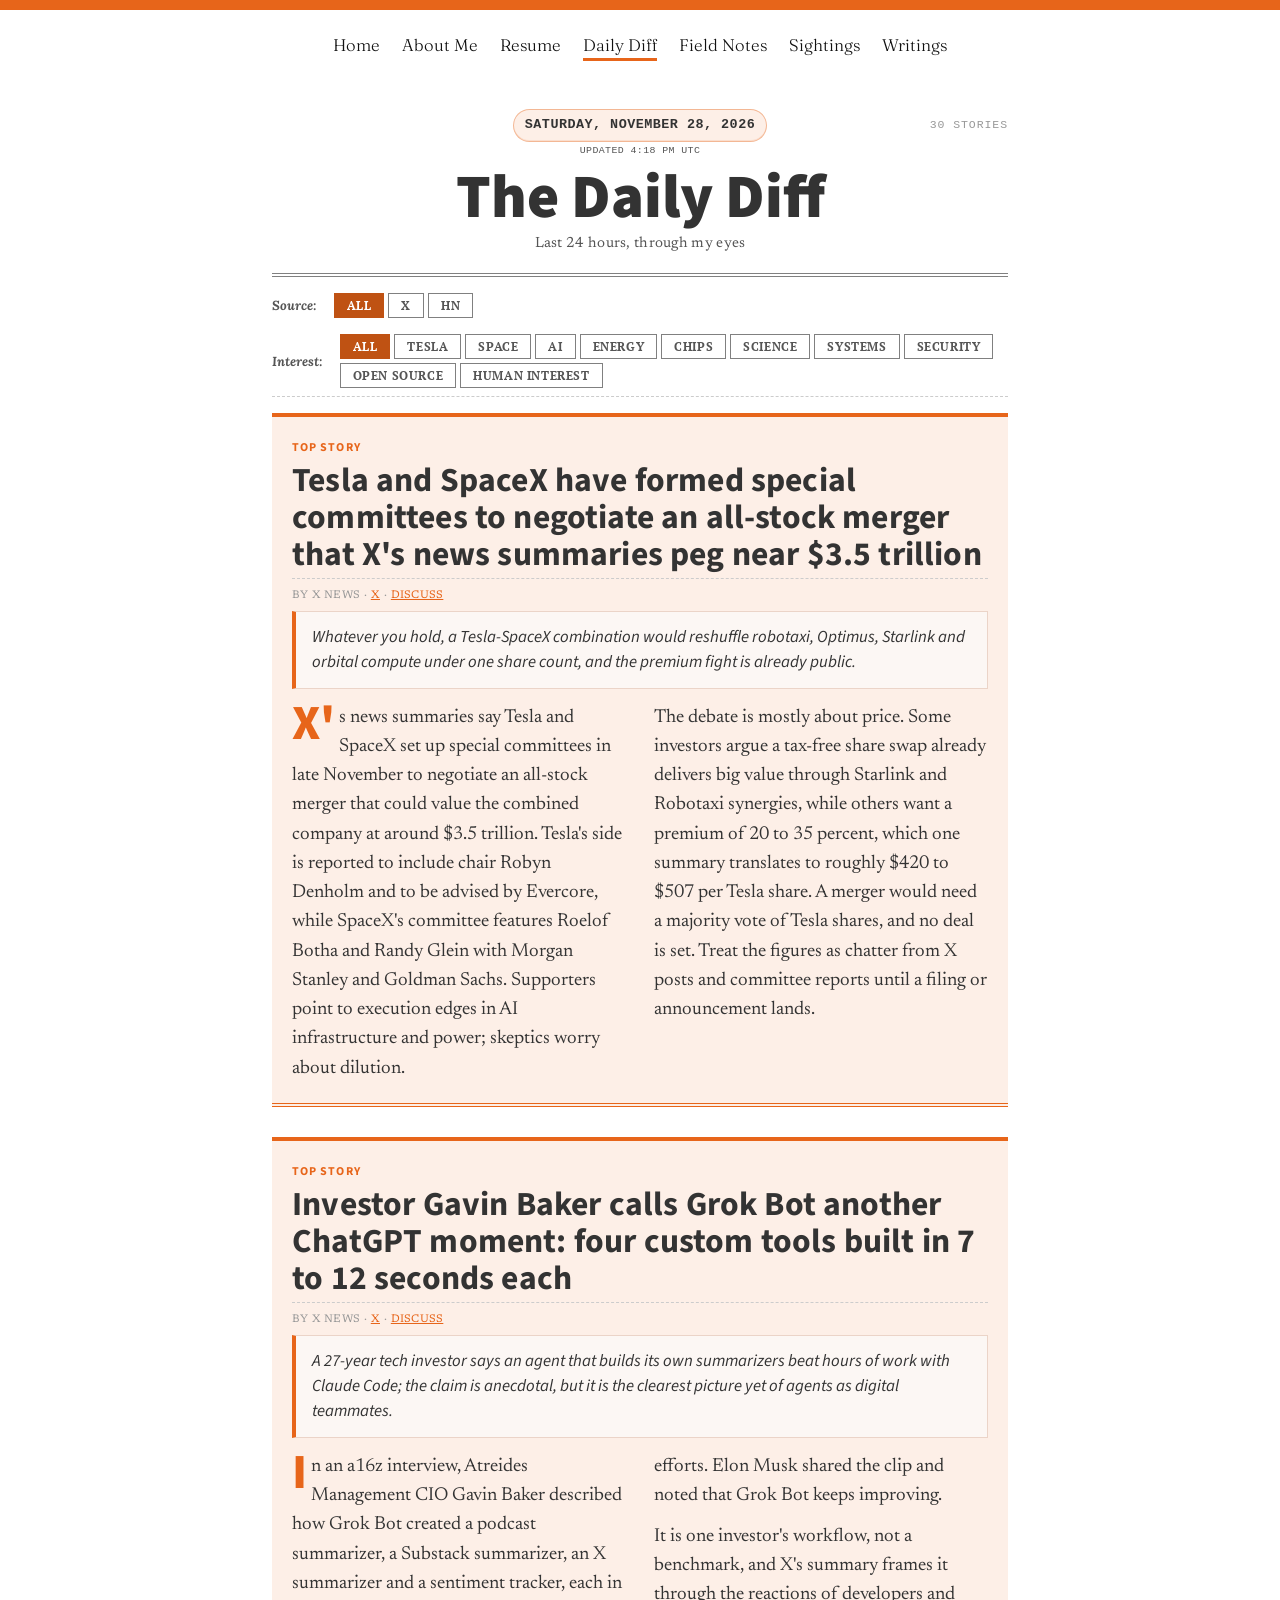
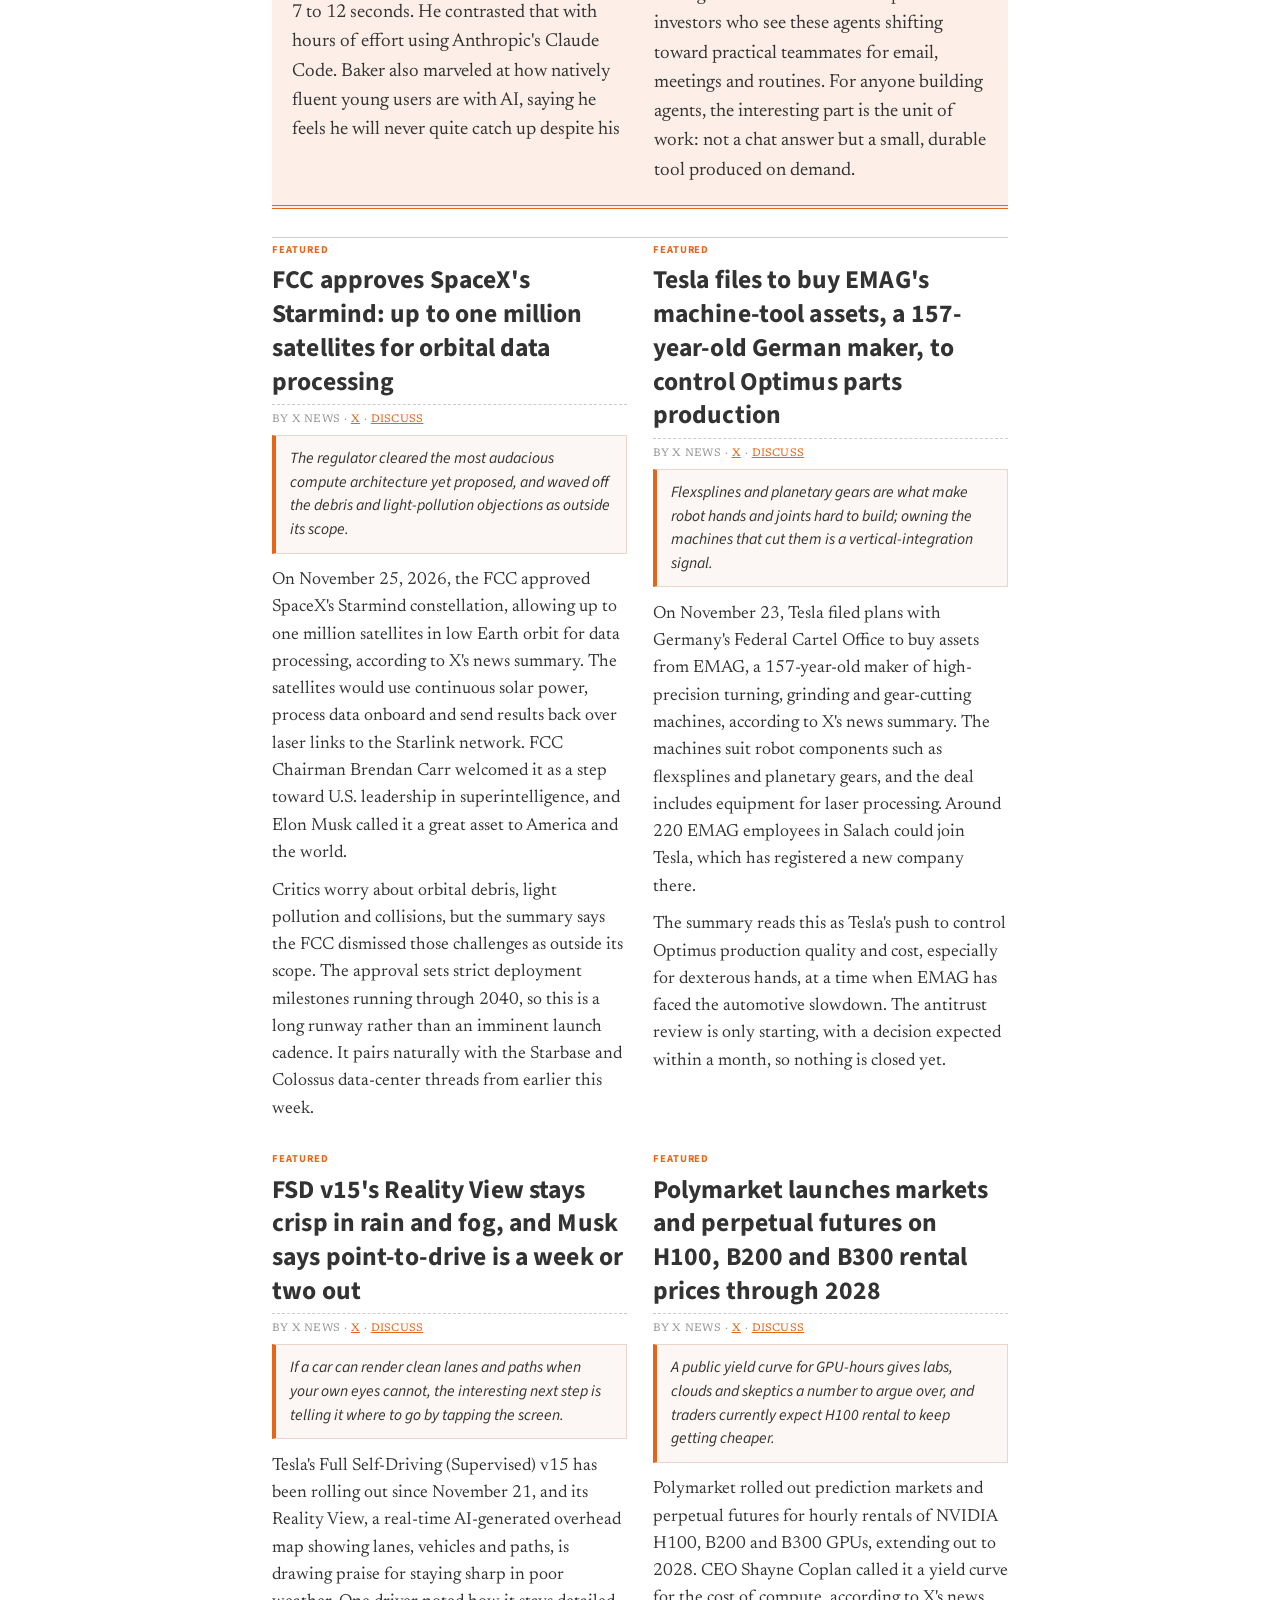
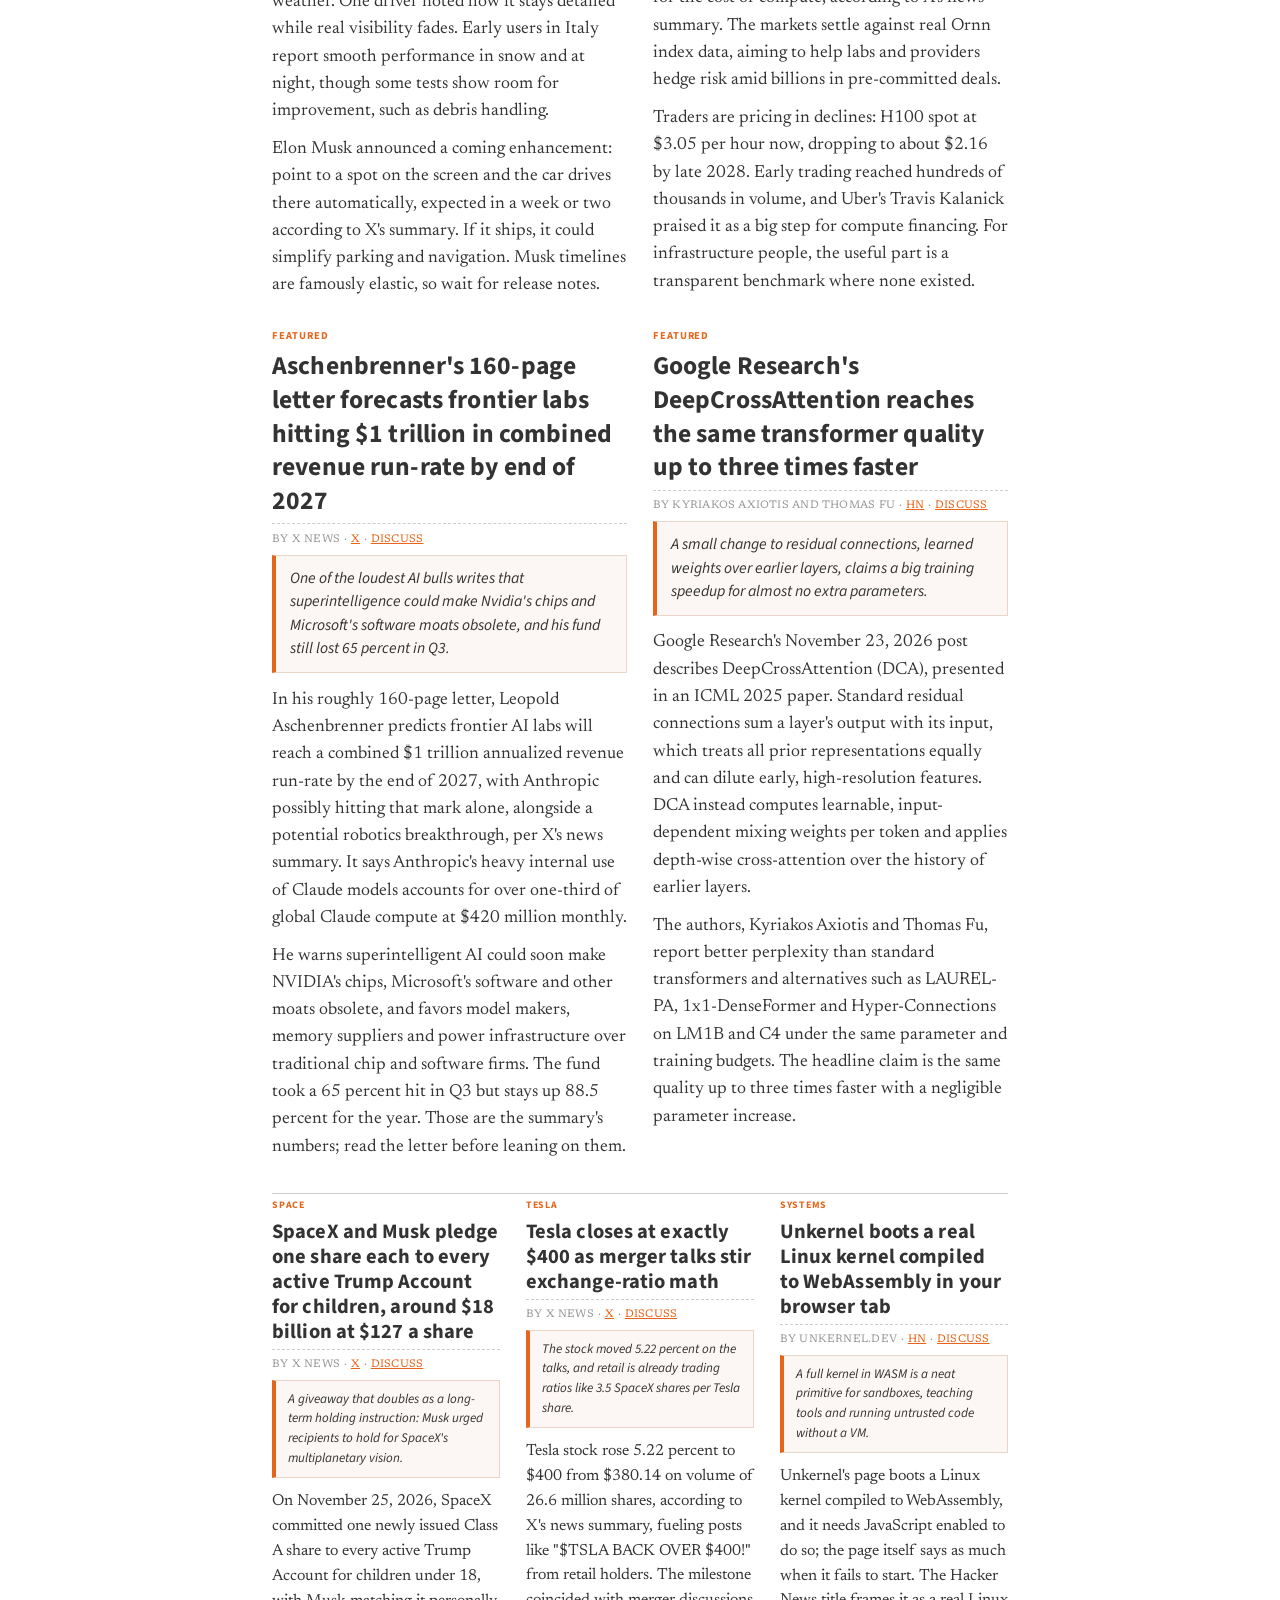
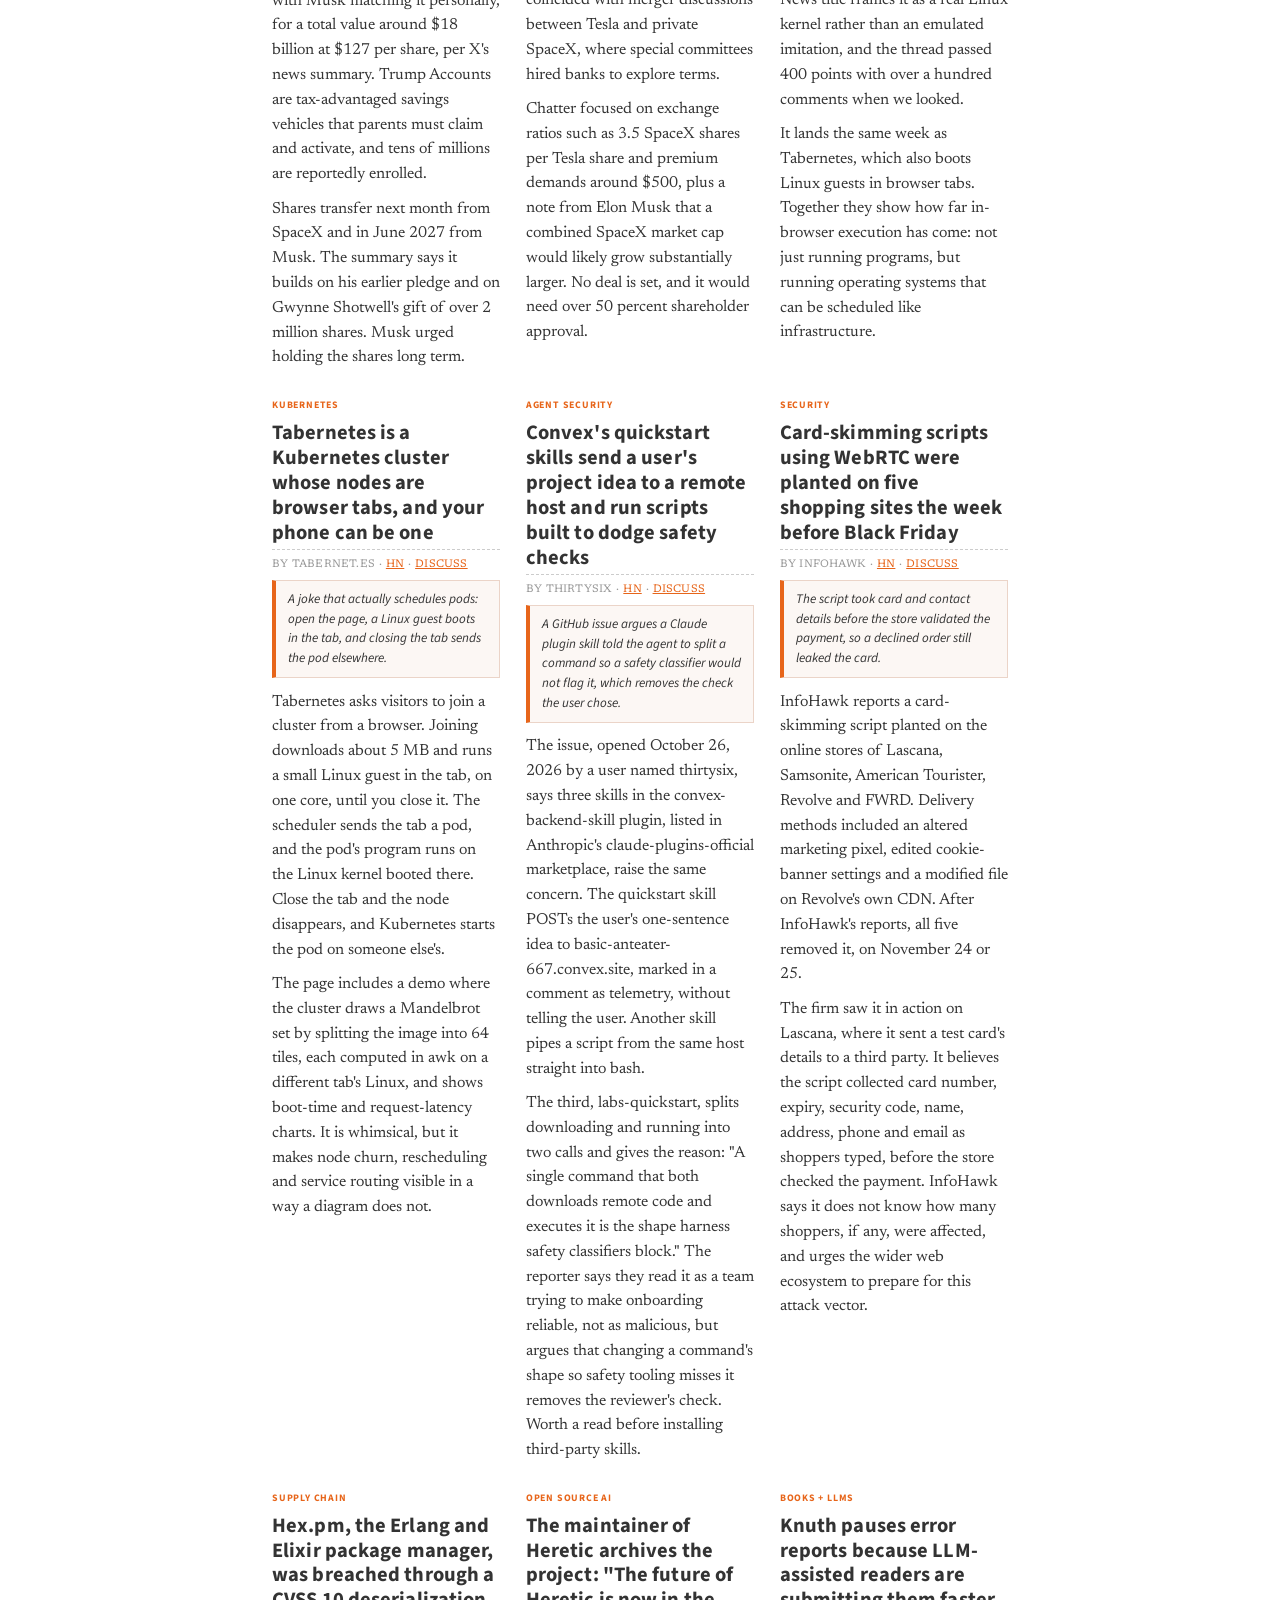
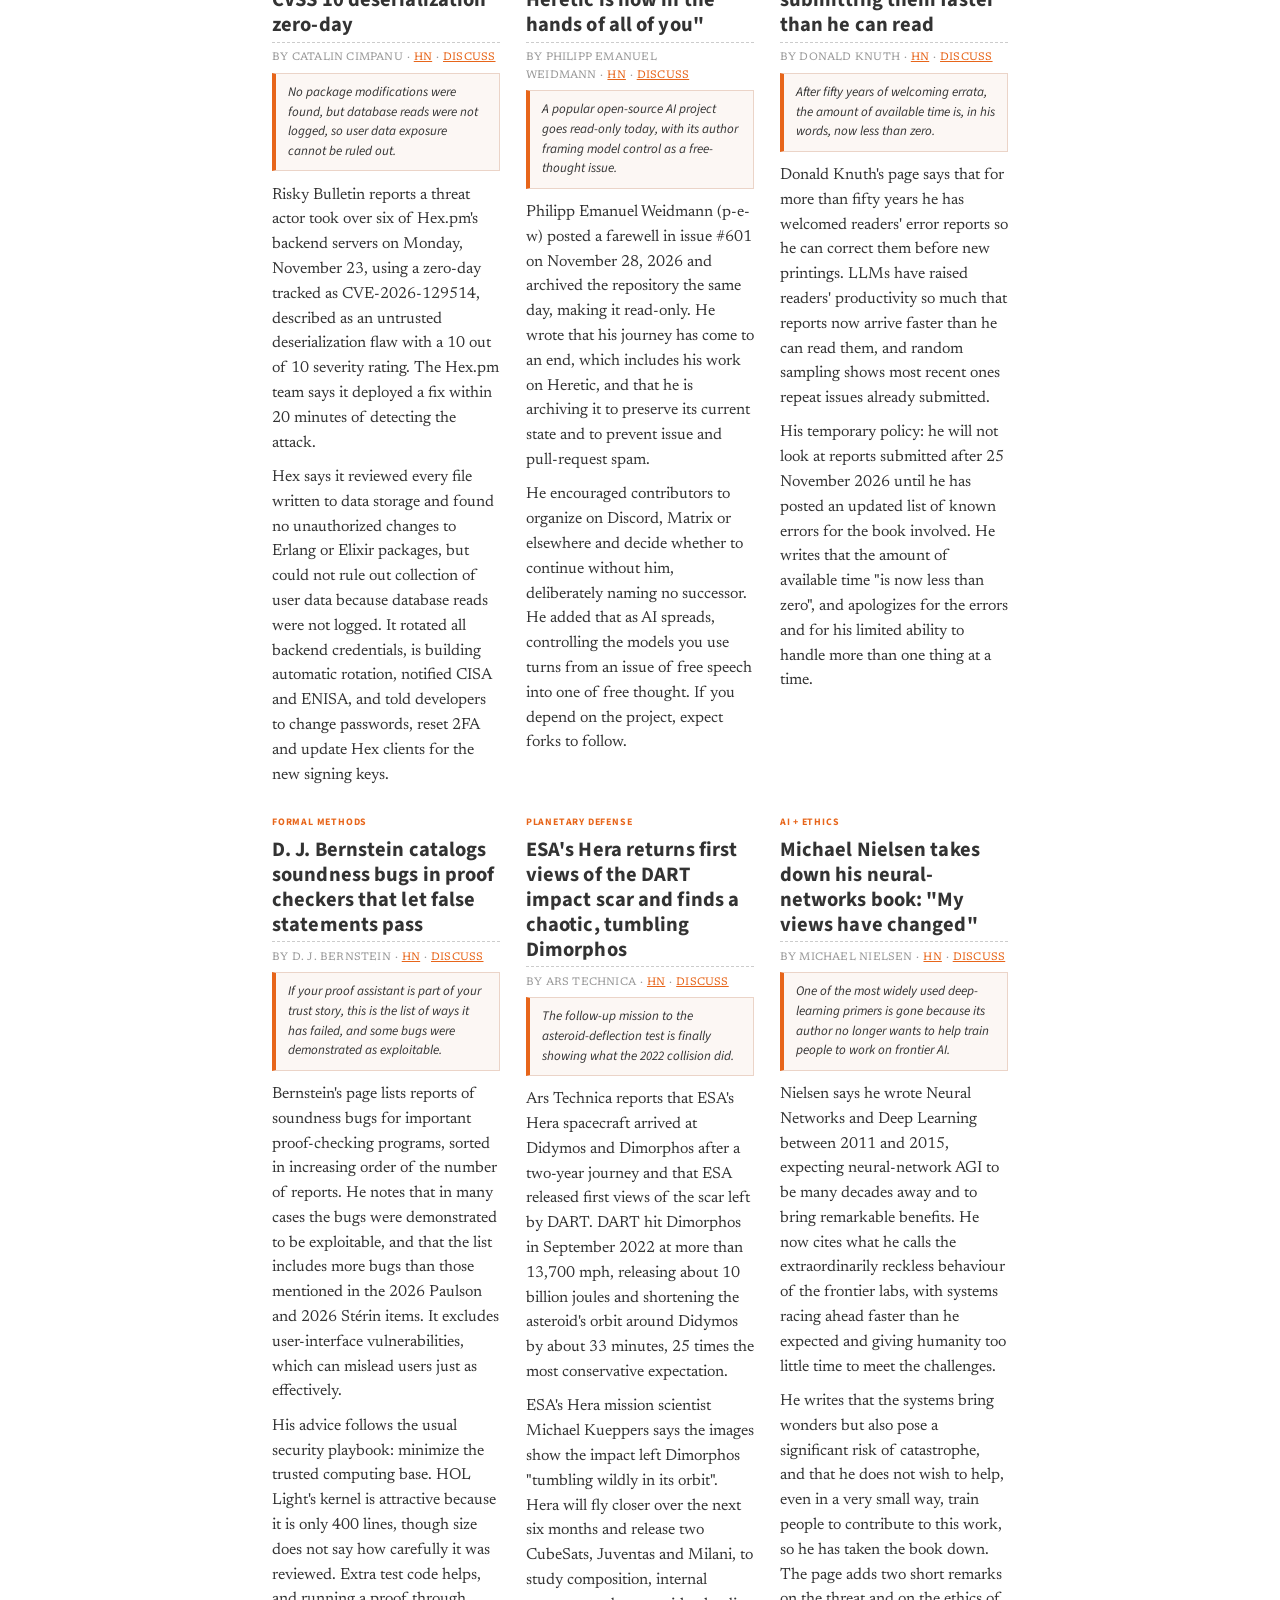
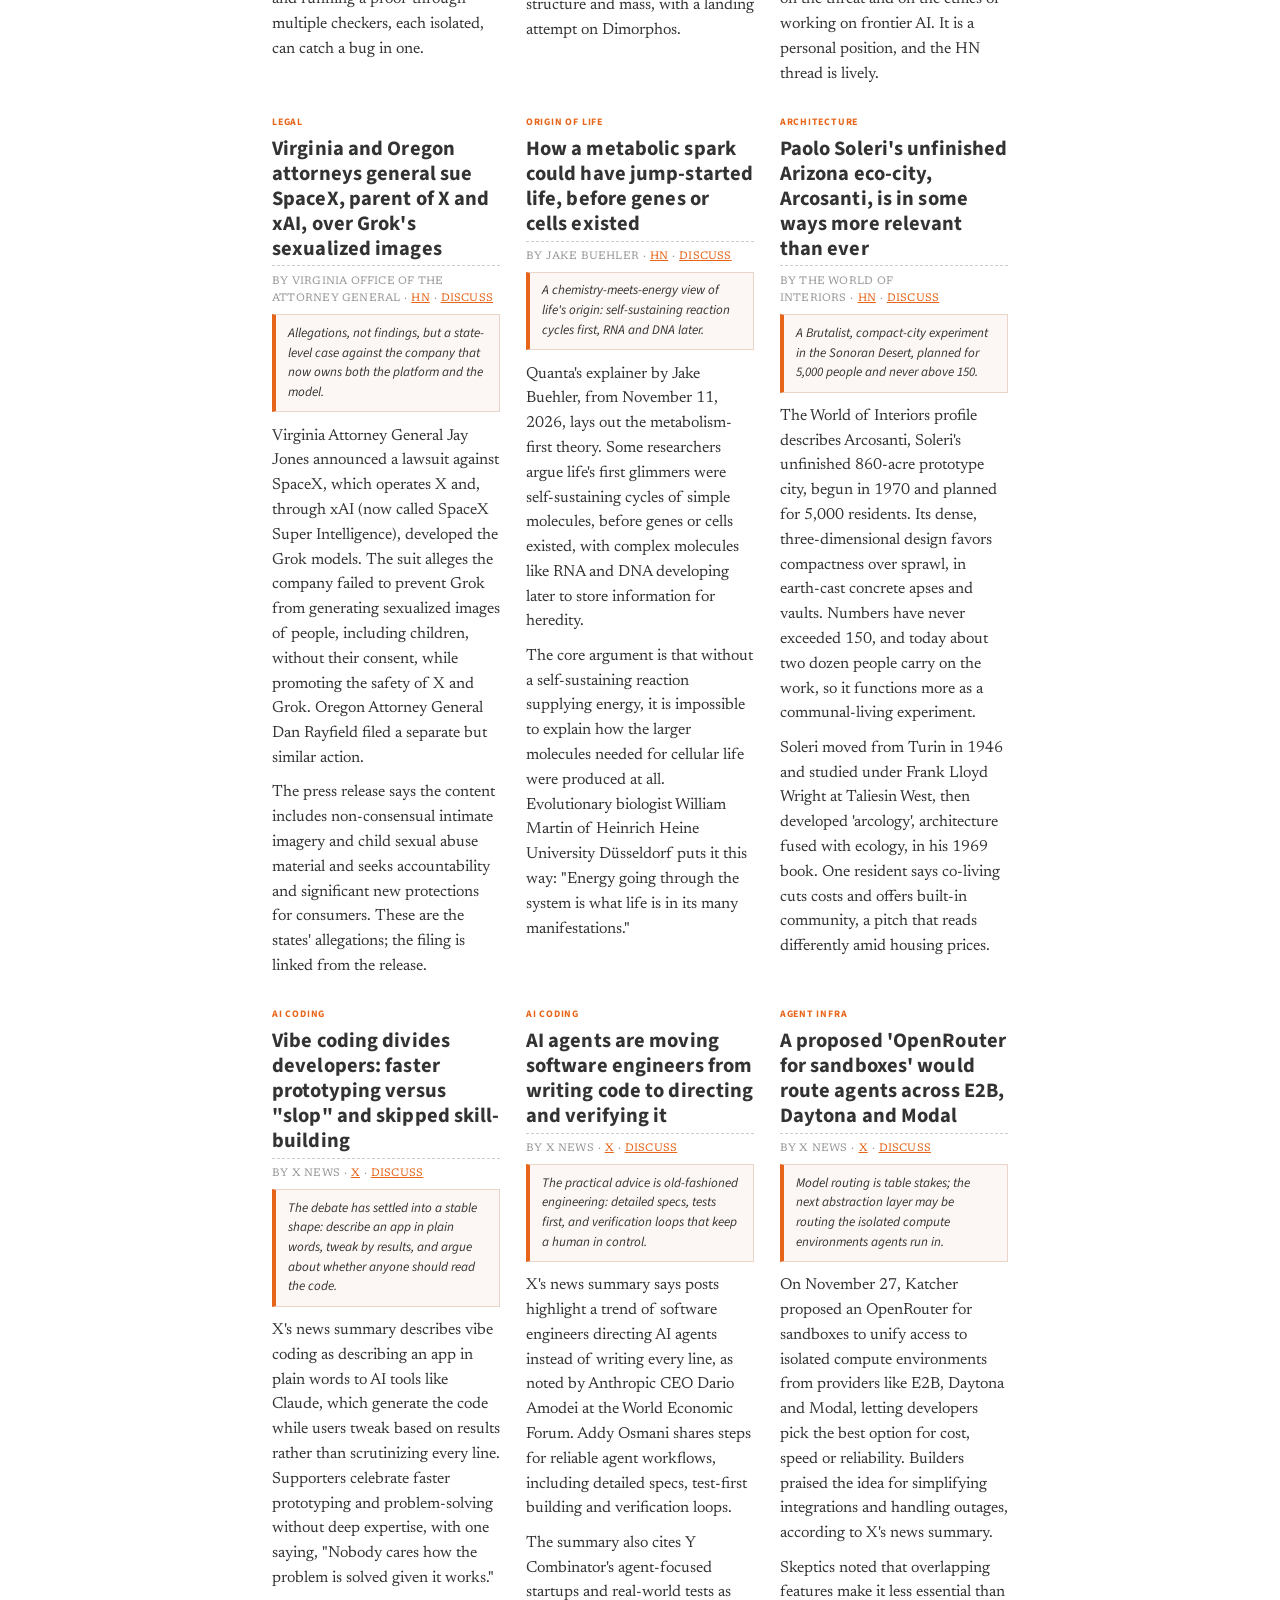
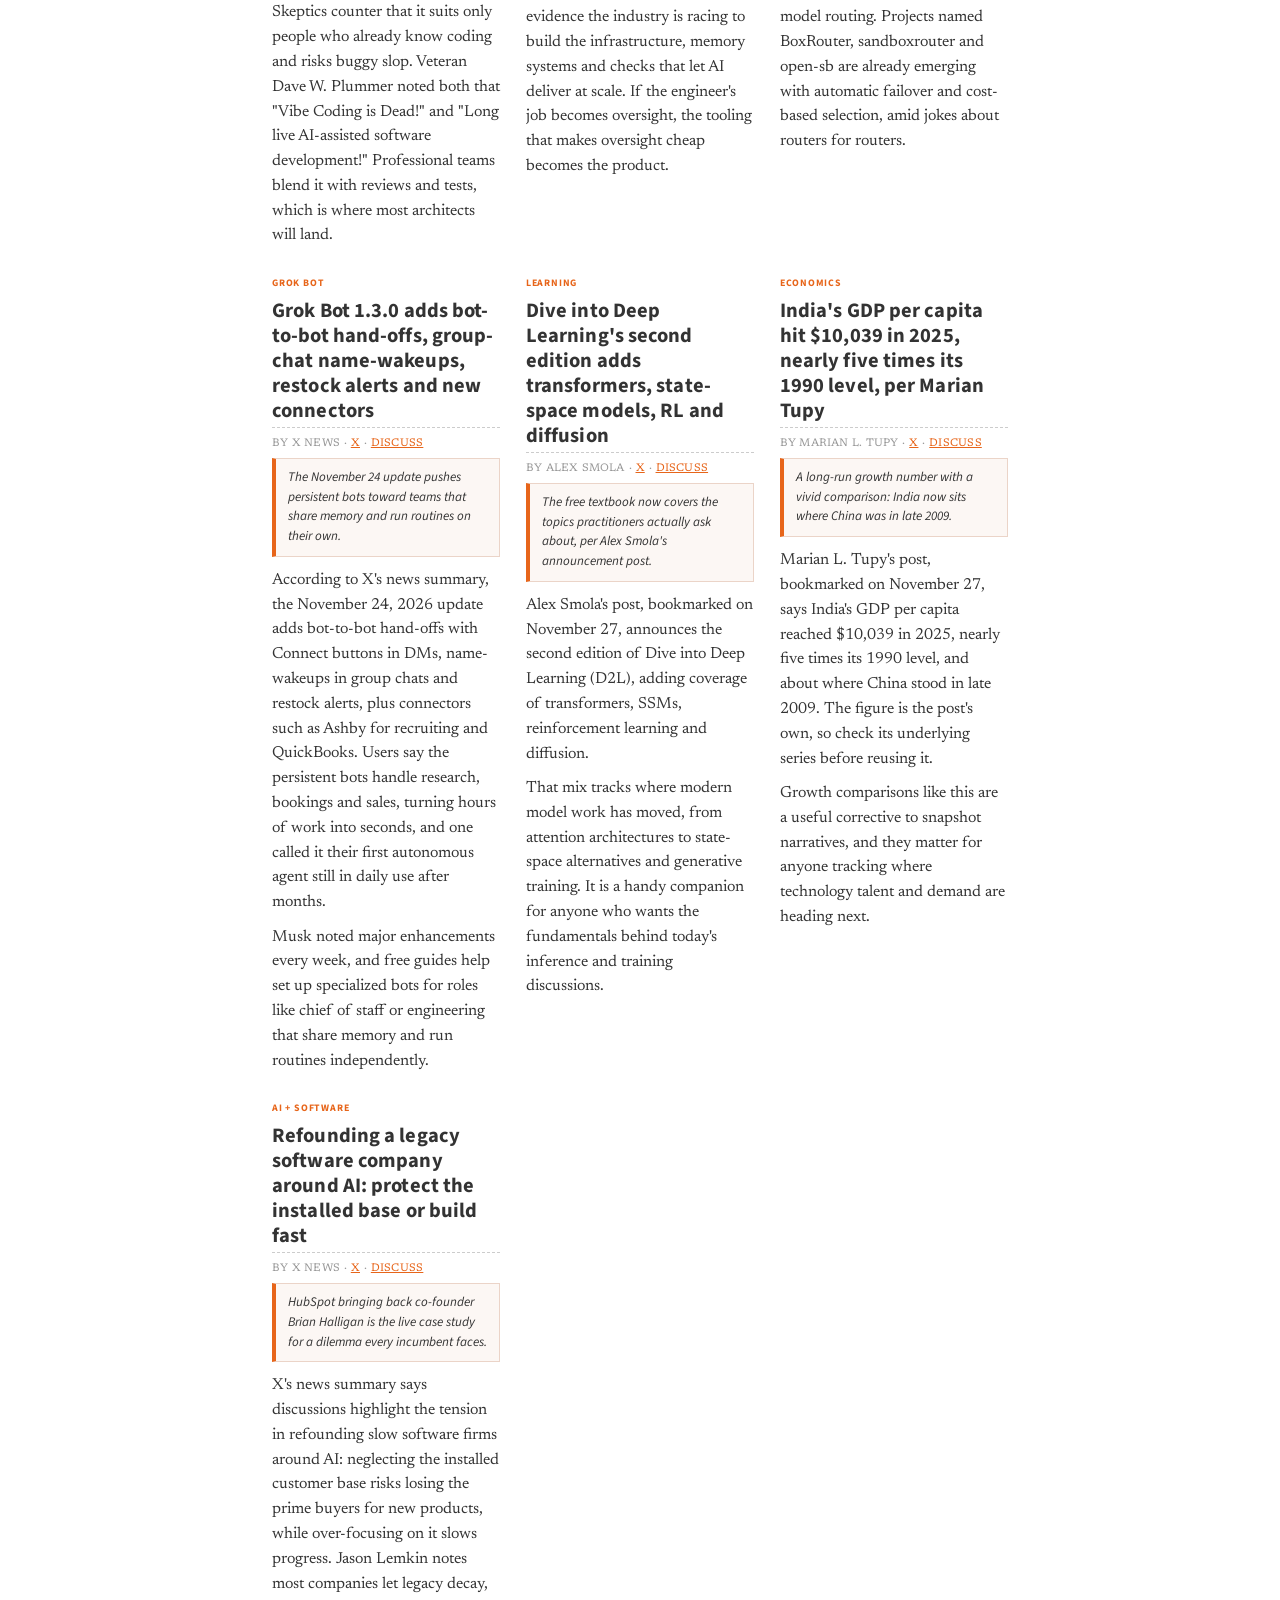
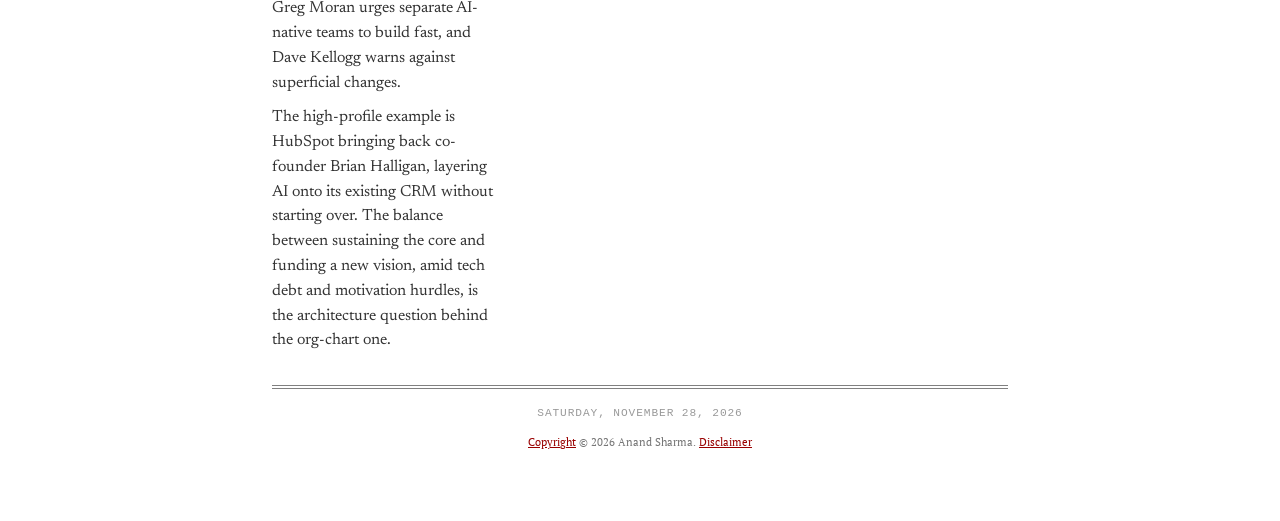
<file: index.html>
<!DOCTYPE html>
<html lang="en">
<head>
  <meta charset="utf-8">
  <meta name="viewport" content="width=device-width, initial-scale=1">
  <title>The Daily Diff | Anand Sharma</title>
  <meta name="description" content="The Daily Diff by Anand Sharma: a daily newspaper of social posts, threads, and signals worth paying attention to.">
        <link rel="canonical" href="https://dailydiff.indrayam.com/">
        <meta property="og:type" content="website">
        <meta property="og:title" content="The Daily Diff | Anand Sharma">
        <meta property="og:description" content="The Daily Diff by Anand Sharma: a daily newspaper of social posts, threads, and signals worth paying attention to.">
        <meta property="og:url" content="https://dailydiff.indrayam.com/">
        <meta property="og:site_name" content="The Daily Diff">
        <meta property="og:image" content="https://dailydiff.indrayam.com/images/og-daily-diff.png">
        <meta property="og:image:alt" content="The Daily Diff | Anand Sharma">
        <meta name="twitter:card" content="summary_large_image">
        <meta name="twitter:title" content="The Daily Diff | Anand Sharma">
        <meta name="twitter:description" content="The Daily Diff by Anand Sharma: a daily newspaper of social posts, threads, and signals worth paying attention to.">
        <meta name="twitter:image" content="https://dailydiff.indrayam.com/images/og-daily-diff.png">
  <link rel="icon" href="/favicon.ico" sizes="any">
  <link rel="apple-touch-icon" href="/apple-touch-icon.png">
  <meta name="theme-color" content="#e7651a">
  <link rel="preconnect" href="https://fonts.googleapis.com">
  <link rel="preconnect" href="https://fonts.gstatic.com" crossorigin>
  <link rel="stylesheet" href="https://fonts.googleapis.com/css2?family=Fraunces:opsz,wght@9..144,300&amp;family=Lora:ital,wght@0,400;0,700;0,800;0,900;1,400;1,700&amp;family=Newsreader:opsz,wght@6..72,400;6..72,700;6..72,900&amp;family=PT+Serif:ital,wght@0,400;0,700;1,400;1,700&amp;family=Source+Sans+Pro:wght@400;700;900&amp;display=swap">
  <link rel="stylesheet" href="./styles.css">
  <link rel="preload" href="./edition.json" as="fetch" crossorigin>
</head>
<body>
  <div class="page-container">
    <header class="site-header">
      <nav class="site-nav" aria-label="Site navigation">
        <ul>
          <li><a href="https://indrayam.com/">Home</a></li>
          <li><a href="https://blog.indrayam.com/aboutme.html">About Me</a></li>
          <li><a href="https://resume.indrayam.com/">Resume</a></li>
          <li><a href="https://dailydiff.indrayam.com/" aria-current="page">Daily Diff</a></li>
          <li><a href="https://fieldnotes.indrayam.com/">Field Notes</a></li>
          <li><a href="https://sightings.indrayam.com/">Sightings</a></li>
          <li><a href="https://blog.indrayam.com/">Writings</a></li>
        </ul>
      </nav>
    </header>

    <main id="newspaper-sheet" class="newspaper-sheet">
      <header class="masthead">
        <div class="masthead-eyebrow">
          <span class="masthead-eyebrow-left"></span>
          <div class="masthead-date-group">
            <div class="masthead-date-wrap">
              <time id="masthead-date" class="masthead-eyebrow-center" datetime="">Loading edition…</time>
            </div>
            <time id="masthead-updated" class="masthead-date-updated" datetime=""></time>
          </div>
          <div class="masthead-eyebrow-right">
            <span id="masthead-story-count">Loading stories…</span>
          </div>
        </div>

        <div class="masthead-brand">
          <div class="masthead-brand-copy">
            <h1 class="masthead-name">The Daily Diff</h1>
            <p class="masthead-tagline">Last 24 hours, through my eyes</p>
          </div>
        </div>

        <hr class="masthead-rule-thick">

        <div class="filter-bar">
          <div class="filter-group source-filter" id="source-filter-container">
            <span class="filter-label">Source</span>
            <button class="filter-mobile-trigger" type="button" aria-expanded="false" aria-controls="source-filter-options" id="source-filter-trigger">
              <span class="filter-trigger-text" id="source-filter-text">All</span>
              <svg class="filter-chevron-icon" xmlns="http://www.w3.org/2000/svg" width="10" height="10" viewBox="0 0 24 24" fill="none" stroke="currentColor" stroke-width="2.5" stroke-linecap="round" stroke-linejoin="round" aria-hidden="true"><path d="m6 9 6 6 6-6"></path></svg>
            </button>
            <div class="filter-options" id="source-filter-options"></div>
          </div>
          <div class="filter-group interest-filter" id="interest-filter-container">
            <span class="filter-label">Interest</span>
            <button class="filter-mobile-trigger" type="button" aria-expanded="false" aria-controls="interest-filter-options" id="interest-filter-trigger">
              <span class="filter-trigger-text" id="interest-filter-text">All</span>
              <svg class="filter-chevron-icon" xmlns="http://www.w3.org/2000/svg" width="10" height="10" viewBox="0 0 24 24" fill="none" stroke="currentColor" stroke-width="2.5" stroke-linecap="round" stroke-linejoin="round" aria-hidden="true"><path d="m6 9 6 6 6-6"></path></svg>
            </button>
            <div class="filter-options" id="interest-filter-options"></div>
          </div>
        </div>
      </header>

      <div class="no-stories-message" id="no-stories-message" role="status" aria-live="polite" aria-atomic="true">
        <p id="no-stories-copy">No stories match the selected filters in today's edition.</p>
        <button id="retry-edition" class="retry-edition" type="button" hidden>Try again</button>
      </div>

      <p id="edition-status" class="sr-only" role="status" aria-live="polite" aria-atomic="true"></p>

      <section id="stories" class="newspaper-columns"></section>

      <footer class="edition-colophon">
        <div id="edition-colophon-date">Loading edition…</div>
      </footer>
    </main>

    <footer class="copyright">
      <a href="https://creativecommons.org/licenses/by-nd-nc/1.0/">Copyright</a> &copy; 2026 Anand Sharma. <a href="https://blog.indrayam.com/disclaimer.html">Disclaimer</a>
    </footer>
  </div>

  <script src="./app.js"></script>
</body>
</html>
</file>
<file: styles.css>
:root {
  --bg-page: #ffffff;
  --bg-page-image: none;
  --bg-sheet: #ffffff;
  --bg-well: #ffffff;
  --bg-quote: #fcf7f4;
  --ink: #333333;
  --ink-soft: #555555;
  --ink-faint: #999999;
  --rule: #808080;
  --rule-subtle: #cccccc;
  --accent: #e7651a;
  --accent-soft: rgba(231, 101, 26, 0.1);
  /* Darker shade of --accent for white text on the active filter (4.5:1+). */
  --accent-strong: #bf5213;
  --link: #990000;
  --quote-border: #ebd4c8;
  --shadow-sheet: none;
  --font-display: "Lora", Georgia, "Times New Roman", serif;
  --font-body: "PT Serif", Georgia, "Times New Roman", serif;
  --font-mono: Courier, "Courier New", monospace;
  --sheet-pad: clamp(1rem, 2.5vw, 2.25rem);
  --bg-selection: rgba(231, 101, 26, 0.18);
}

*,
*::before,
*::after {
  box-sizing: border-box;
}

::selection {
  background-color: var(--bg-selection);
  color: inherit;
}

html {
  scroll-behavior: smooth;
  -webkit-font-smoothing: antialiased;
  -moz-osx-font-smoothing: grayscale;
  overflow-x: hidden;
  max-width: 100vw;
}

body {
  margin: 0 0 5px;
  background-color: var(--bg-page);
  background-image: var(--bg-page-image);
  background-repeat: repeat;
  border-top: 10px solid var(--accent);
  color: var(--ink);
  font-family: var(--font-body);
  line-height: 1.6;
  overflow-x: hidden;
  max-width: 100%;
}

a {
  color: var(--link);
  text-decoration: underline;
  text-underline-offset: 0.12em;
}

.page-container {
  width: auto;
  max-width: none;
  margin: 0;
  padding: 0 0 4rem;
}

/* Site header: just the site links, centered, styled like the Home page menu. */
.site-header {
  margin-top: 18px;
  margin-bottom: 14px;
}

.site-nav ul {
  display: flex;
  flex-wrap: wrap;
  justify-content: center;
  gap: 4px 22px;
  margin: 0;
  padding: 0;
  list-style: none;
}

.site-nav a {
  display: inline-block;
  padding: 4px 0;
  color: #111111;
  font-family: Fraunces, Georgia, "Times New Roman", serif;
  font-size: 1.05rem;
  font-weight: 300;
  text-decoration: underline;
  text-decoration-color: transparent;
  text-decoration-thickness: 3px;
  text-underline-offset: 7px;
  transition: text-decoration-color 0.15s ease;
}

.site-nav a:hover,
.site-nav a:focus-visible,
.site-nav a[aria-current="page"] {
  text-decoration-color: var(--accent);
}

.site-nav a:focus-visible {
  outline: 2px solid #e7651a;
  outline-offset: 4px;
}

.story-headline,
.story-byline,
.story-deck {
  overflow-wrap: anywhere;
}

.newspaper-sheet {
  position: relative;
  z-index: 1;
  width: auto;
  --font-display: "Source Sans Pro", Arial, sans-serif;
  --font-body: "Newsreader", Georgia, "Times New Roman", serif;
  font-family: var(--font-body);
  background: var(--bg-sheet);
  border: none;
  box-shadow: var(--shadow-sheet);
  padding: var(--sheet-pad);
  padding-bottom: 0.4rem;
  margin-top: 0;
  overflow: visible;
}

.newspaper-sheet .masthead {
  clear: both;
}

.error-page {
  max-width: 760px;
  margin-top: 0;
  margin-bottom: 10pt;
}

.error-page > h2 {
  font-family: var(--font-display);
  font-size: 1.5rem;
  font-weight: 700;
  line-height: normal;
  margin: 0 0 1rem;
  padding: 0 0 0.35rem;
  border-bottom: 1px dashed var(--rule-subtle);
}

.error-page-hero {
  clear: both;
  margin: 0 auto 1.75rem;
  text-align: center;
}

.error-page-hero img {
  display: block;
  width: 80%;
  max-width: 100%;
  height: auto;
  margin: 0 auto;
}

.error-page-caption {
  width: 80%;
  margin: 0.25rem auto 0;
  color: var(--ink-faint);
  font-size: 0.6rem;
  line-height: 1.3;
}

.error-page-copy {
  font-family: var(--font-body);
}

.error-page .error-code {
  box-sizing: border-box;
  max-width: 100%;
  margin: 1.4rem 0;
  padding: 1rem 1.15rem;
  overflow-x: auto;
  color: var(--ink);
  background: var(--bg-quote);
  border: 1px solid var(--quote-border);
  border-left: 4px solid var(--accent);
  border-radius: 6px;
  font: 0.9rem/1.55 var(--font-mono);
  white-space: pre;
}

.error-page .error-code code {
  font: inherit;
}

.copyright {
  clear: both;
  font-family: var(--font-body);
  font-size: 0.6875rem;
  margin-top: 5px;
  text-align: center;
  color: #767676;
}

.copyright a {
  color: var(--link);
  text-decoration: underline;
  text-underline-offset: 0.12em;
}

.masthead {
  position: relative;
  text-align: center;
  padding-bottom: 0.45rem;
}

.masthead-eyebrow {
  display: grid;
  grid-template-columns: 1fr auto 1fr;
  align-items: baseline;
  gap: 0.75rem;
  font-family: var(--font-mono);
  font-size: 0.72rem;
  letter-spacing: 0.08em;
  text-transform: uppercase;
  color: var(--ink-faint);
  padding-bottom: 0.35rem;
}

.masthead-eyebrow-left {
  text-align: left;
}

.masthead-eyebrow-center {
  text-align: center;
  font-size: 0.84rem;
  font-style: normal;
  color: var(--ink);
  letter-spacing: 0.035em;
  font-weight: 700;
}

.masthead-date-group {
  display: inline-flex;
  flex-direction: column;
  align-items: center;
  justify-content: center;
  gap: 0.1rem;
  min-width: 0;
}

.masthead-date-wrap {
  display: inline-flex;
  align-items: center;
  justify-content: center;
  min-width: 0;
  padding: 0.28rem 0.7rem 0.3rem;
  border: 1px solid rgba(231, 101, 26, 0.4);
  border-radius: 999px;
  background: var(--accent-soft);
  box-shadow: inset 0 -1px 0 rgba(231, 101, 26, 0.12);
}

.masthead-date-updated {
  font-family: var(--font-mono);
  font-size: 0.62rem;
  text-transform: uppercase;
  color: var(--ink-soft);
  letter-spacing: 0.04em;
  text-align: center;
}

.masthead-eyebrow-right {
  display: inline-flex;
  align-items: center;
  justify-content: flex-end;
  gap: 0.75rem;
  text-align: right;
  justify-self: end;
}

.masthead-brand {
  display: block;
  margin: 0.15rem 0 0.15rem;
}

.masthead-brand-copy {
  text-align: center;
}

.masthead-name {
  font-family: var(--font-display);
  font-weight: 900;
  font-size: clamp(2.5rem, 5vw, 3.85rem);
  letter-spacing: 0;
  margin: 0;
  line-height: 1.02;
  color: var(--ink);
}

.masthead-tagline {
  font-family: var(--font-body);
  font-size: 0.92rem;
  letter-spacing: 0.02em;
  color: var(--ink-soft);
  margin: 0.15rem 0 0;
}

.masthead-rule-thick {
  border: none;
  border-top: 4px double var(--rule);
  margin: 1.1rem 0 0.32rem;
}

.filter-bar {
  --font-display: "Lora", Georgia, "Times New Roman", serif;
  --font-body: "PT Serif", Georgia, "Times New Roman", serif;
  display: flex;
  justify-content: space-between;
  align-items: center;
  flex-wrap: wrap;
  gap: 1rem;
  border-bottom: 1px dashed var(--rule-subtle);
  padding: 0.5rem 0;
  margin-top: 0.5rem;
  margin-bottom: 0.5rem;
}

.filter-group {
  display: flex;
  align-items: center;
  gap: 0.5rem;
  font-family: var(--font-body);
  position: relative;
  min-width: 0;
}

.filter-options {
  display: flex;
  align-items: center;
  gap: 0.25rem;
  flex-wrap: wrap;
  min-width: 0;
}

.filter-mobile-trigger {
  display: none;
}

.source-filter,
.interest-filter {
  display: flex;
  align-items: center;
  gap: 0.5rem;
}

.filter-label {
  font-family: var(--font-display);
  font-size: 0.82rem;
  font-weight: 700;
  font-style: italic;
  color: var(--ink-soft);
  text-transform: none;
  letter-spacing: normal;
  margin-right: 0.6rem;
}

.filter-label::after {
  content: ":";
}

.filter-btn {
  background-color: var(--bg-sheet);
  border: 1px solid var(--rule);
  color: var(--ink-soft);
  font-family: var(--font-body);
  font-size: 0.75rem;
  font-weight: 700;
  text-transform: uppercase;
  letter-spacing: 0.05em;
  padding: 0.25rem 0.75rem;
  cursor: pointer;
  transition: color 0.2s ease, background-color 0.2s ease, border-color 0.2s ease;
  border-radius: 0;
}

.filter-btn:hover {
  color: var(--ink);
  background-color: var(--bg-well);
  border-color: var(--accent);
}

.filter-btn.active,
.filter-btn.active:hover,
.filter-btn.active:focus {
  color: var(--bg-sheet);
  background-color: var(--accent-strong);
  border-color: var(--accent-strong);
}

.no-stories-message {
  display: none;
  text-align: center;
  padding: 3rem 1rem;
  font-family: var(--font-body);
  font-style: italic;
  color: var(--ink-soft);
  border-bottom: 1px dashed var(--rule-subtle);
}

.no-stories-message p {
  margin: 0 auto 1rem;
  max-width: 34rem;
}

.no-stories-message[data-state="error"] {
  color: var(--link);
}

.retry-edition {
  min-height: 2.25rem;
  padding: 0.45rem 0.9rem;
  border: 1px solid var(--accent);
  border-radius: 0;
  background: var(--accent);
  color: var(--bg-sheet);
  font: 700 0.78rem var(--font-body);
  cursor: pointer;
}

.retry-edition:hover,
.retry-edition:focus-visible {
  background: var(--link);
  border-color: var(--link);
}

.retry-edition:disabled {
  cursor: wait;
  opacity: 0.7;
}

.sr-only {
  position: absolute;
  width: 1px;
  height: 1px;
  padding: 0;
  margin: -1px;
  overflow: hidden;
  clip: rect(0, 0, 0, 0);
  white-space: nowrap;
  border: 0;
}

.newspaper-columns {
  display: block;
}

.story-group {
  display: grid;
  align-items: start;
  gap: 1.6rem;
}

.top-stories {
  grid-template-columns: 1fr;
}

.featured-stories {
  grid-template-columns: repeat(2, minmax(0, 1fr));
  column-rule: 1px solid var(--rule-subtle);
  column-gap: 1.6rem;
  align-items: stretch;
  row-gap: 1.25rem;
}

.standard-stories {
  grid-template-columns: repeat(3, minmax(0, 1fr));
  column-rule: 1px solid var(--rule-subtle);
  column-gap: 1.6rem;
  align-items: stretch;
  row-gap: 1.25rem;
}

.story-group + .story-group {
  margin-top: 1.5rem;
  padding-top: 0.25rem;
  border-top: 1px solid var(--rule-subtle);
}

.story {
  margin: 0 0 1.1rem;
  padding-bottom: 1rem;
  border-bottom: 1px dashed var(--rule-subtle);
}

.story:last-child {
  border-bottom: none;
}

.featured-stories > .story,
.standard-stories > .story {
  margin-bottom: 0;
  padding-bottom: 0.5rem;
  border-bottom: none;
}

.story.is-lead {
  padding: 1.35rem 1.25rem 1.25rem;
  border-top: 4px solid var(--accent);
  border-bottom: 4px double var(--accent);
  margin-bottom: 0.25rem;
  background: var(--accent-soft);
}

.story-kicker {
  display: block;
  margin: 0 0 0.35rem;
  font-family: var(--font-display);
  font-size: 0.66rem;
  font-weight: 700;
  letter-spacing: 0.09em;
  text-transform: uppercase;
  color: var(--accent);
}

.story.is-lead .story-kicker {
  font-size: 0.75rem;
}

.story-headline {
  font-family: var(--font-display);
  font-weight: 700;
  font-size: 1.08rem;
  line-height: 1.32;
  letter-spacing: 0.005em;
  margin: 0 0 0.4rem;
  padding-bottom: 0.28rem;
  border-bottom: 1px dashed var(--rule-subtle);
}

.story-headline a {
  color: var(--ink);
  text-decoration: none;
  transition: color 0.15s ease;
}

.story-headline a:hover {
  color: var(--link);
  text-decoration: none;
}

.story.is-lead .story-headline {
  font-size: clamp(1.5rem, 3vw, 2.1rem);
  line-height: 1.1;
  margin: 0 0 0.5rem;
}

.story.is-feature .story-headline {
  font-size: clamp(1.2rem, 2.4vw, 1.6rem);
}

.story.is-standard .story-kicker {
  font-size: 0.62rem;
  letter-spacing: 0.08em;
}

.story.is-standard .story-headline {
  font-size: clamp(0.96rem, 1.92vw, 1.28rem);
  line-height: 1.22;
}

.story-byline {
  font-size: 0.68rem;
  letter-spacing: 0.02em;
  text-transform: uppercase;
  color: var(--ink-faint);
  margin-bottom: 0.4rem;
}

.story-source-sep {
  margin: 0 0.35em;
}

.story-source-link {
  color: var(--accent);
  text-decoration: underline;
  text-underline-offset: 0.12em;
  border-bottom: none;
}

.story-deck {
  font-family: var(--font-display);
  font-style: italic;
  color: var(--ink);
  font-size: 0.82rem;
  line-height: 1.5;
  margin: 0 0 0.7rem;
  background-color: var(--bg-quote);
  border: 1px solid var(--quote-border);
  border-left: 4px solid var(--accent);
  padding: 0.55rem 0.75rem;
}

.story.is-lead .story-deck {
  font-size: 1.05rem;
  margin: 0.15rem 0 0.85rem;
  padding: 0.8rem 1rem;
}

.story.is-feature .story-deck {
  font-size: 0.98rem;
  margin: 0.15rem 0 0.85rem;
  padding: 0.7rem 0.9rem;
}

.story-body {
  font-size: 0.92rem;
  line-height: 1.55;
}

.story.is-standard .story-body {
  font-size: 1rem;
}

.story.is-feature .story-body {
  font-size: 1.1rem;
}

.story.is-lead .story-body {
  font-size: 1.18rem;
  column-count: 2;
  column-gap: 1.75rem;
}

.story-body p {
  margin: 0 0 0.6em;
}

.story-body p:last-child {
  margin-bottom: 0;
}

.story.is-lead .story-body > p:first-child::first-letter {
  font-family: var(--font-display);
  font-weight: 800;
  text-transform: uppercase;
  float: left;
  font-size: 2.6em;
  line-height: 0.82;
  padding: 0.03em 0.08em 0 0;
  color: var(--accent);
}

.edition-colophon {
  text-align: center;
  margin-top: 1.5rem;
  padding-top: 1rem;
  border-top: 4px double var(--rule);
  font-family: var(--font-mono);
  font-size: 0.7rem;
  letter-spacing: 0.08em;
  text-transform: uppercase;
  color: var(--ink-faint);
}

.edition-colophon a {
  color: var(--link);
  text-decoration: underline;
  text-underline-offset: 0.15em;
}

[data-hidden="true"] {
  display: none !important;
}

/* Live blog width: 60% column on desktop, 10px insets on phones.
   Match the live blog header flow in https://blog.indrayam.com/style.css. */
@media screen and (min-width: 900px) {
  .site-header {
    margin-left: auto;
    margin-right: auto;
    max-width: 760px;
  }

  .newspaper-sheet {
    margin-left: auto;
    margin-right: auto;
    max-width: 760px;
  }
}

@media screen and (min-width: 1280px) {
  .newspaper-sheet {
    max-width: calc(60% + 32px);
  }
}

@media screen and (max-width: 899px) {
  .site-header,
  .newspaper-sheet {
    margin-left: 10px;
    margin-right: 10px;
    max-width: none;
  }
}

@media (max-width: 1000px) {
  .standard-stories {
    grid-template-columns: repeat(2, minmax(0, 1fr));
  }
}

@media (max-width: 720px) {
  .story.is-lead .story-body {
    column-count: 1;
  }
}

@media (max-width: 899px) {
  .masthead-eyebrow {
    display: flex;
    flex-wrap: wrap;
    align-items: center;
    justify-content: center;
    gap: 0.35rem 0;
  }

  .masthead-eyebrow-left {
    display: none;
  }

  .masthead-date-group {
    order: 2;
    width: 100%;
    gap: 0.05rem;
  }

  .masthead-eyebrow-center {
    font-size: clamp(0.7rem, 1.6vw, 0.8rem);
    letter-spacing: 0.02em;
  }

  .masthead-date-updated {
    font-size: 0.55rem;
    letter-spacing: 0.03em;
  }

  .masthead-eyebrow-right {
    order: 1;
    width: 100%;
    justify-content: flex-end;
    text-align: right;
  }
}

@media (max-width: 640px) {
  .featured-stories,
  .standard-stories {
    grid-template-columns: 1fr;
  }
}

@media (max-width: 600px) {
  .newspaper-sheet {
    padding: 1.25rem 0.75rem 0.4rem;
  }

  .filter-bar {
    flex-direction: row;
    align-items: center;
    justify-content: space-between;
    flex-wrap: wrap;
    gap: 1rem 1.5rem;
  }

  .filter-group {
    flex: 1 1 calc(50% - 0.75rem);
  }

  .filter-label {
    font-size: 0.72rem;
  }

  .filter-mobile-trigger {
    display: flex;
    align-items: center;
    gap: 0.4rem;
    background: var(--bg-sheet);
    border: 1px solid var(--rule);
    color: var(--ink);
    font-family: var(--font-body);
    font-size: 0.72rem;
    font-weight: 700;
    text-transform: uppercase;
    letter-spacing: 0.05em;
    padding: 0.35rem 0.6rem;
    min-height: 2.25rem;
    max-width: 100%;
    cursor: pointer;
    border-radius: 0;
  }

  .filter-options {
    display: none;
    position: absolute;
    top: 100%;
    left: 0;
    z-index: 100;
    margin-top: 0.35rem;
    background-color: var(--bg-sheet);
    border: 1px solid var(--rule);
    border-radius: 0;
    box-shadow: 0 4px 12px rgba(0, 0, 0, 0.15);
    padding: 0.25rem;
    min-width: 130px;
    flex-direction: column;
    align-items: stretch;
    gap: 0.15rem;
    max-width: calc(100vw - 3rem);
    max-height: 50vh;
    overflow-y: auto;
  }

  .interest-filter .filter-options {
    left: auto;
    right: 0;
  }

  .filter-group.open .filter-options {
    display: flex;
  }

  .filter-options .filter-btn {
    text-align: left;
    padding: 0.45rem 0.75rem;
    font-size: 0.72rem;
    width: 100%;
    border: none;
    background: transparent;
  }

  .filter-options .filter-btn.active,
  .filter-options .filter-btn.active:hover,
  .filter-options .filter-btn.active:focus {
    background-color: var(--accent-strong);
    color: var(--bg-sheet);
  }
}

@media (max-width: 480px) {
  .masthead-date-wrap {
    padding: 0;
    border: 0;
    border-radius: 0;
    background: transparent;
    box-shadow: none;
  }
}

@media print {
  @page {
    size: A4 landscape;
    margin: 0;
  }

  * {
    print-color-adjust: exact !important;
  }

  html,
  body {
    background: var(--bg-sheet) !important;
    background-image: none !important;
    border-top: none !important;
  }

  .filter-bar,
  .no-stories-message {
    display: none !important;
  }

  .site-header {
    margin-bottom: 0.5rem;
  }

  .newspaper-sheet {
    box-shadow: none !important;
    border: none !important;
    margin-top: 0;
  }

  .standard-stories {
    grid-template-columns: repeat(3, minmax(0, 1fr)) !important;
  }

  .featured-stories {
    grid-template-columns: repeat(2, minmax(0, 1fr)) !important;
  }

  .story.is-lead .story-body {
    column-count: 2 !important;
  }
}
</file>
